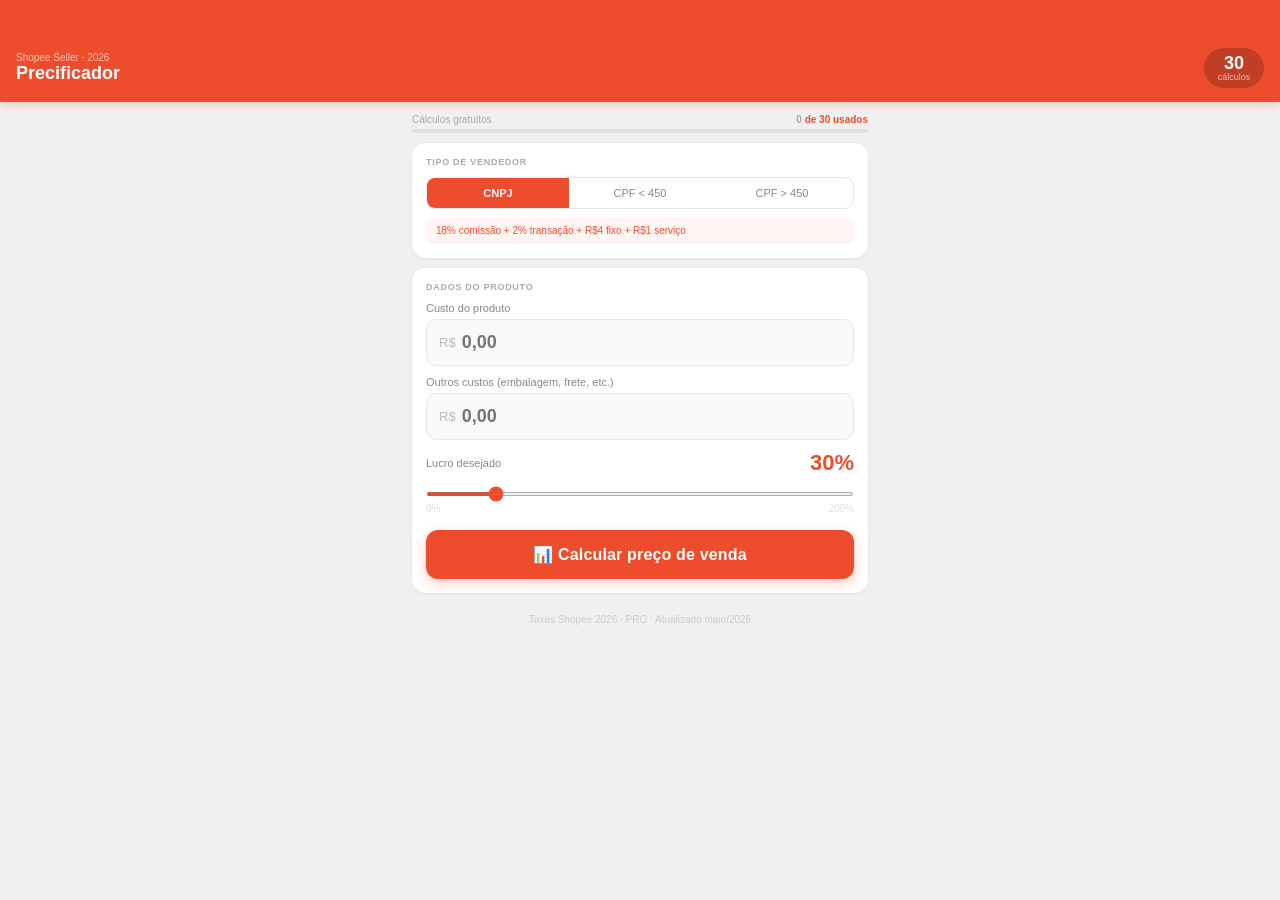
<file: index.html>
<!DOCTYPE html>
<html lang="pt-BR">
<head>
  <meta charset="UTF-8">
  <meta name="viewport" content="width=device-width, initial-scale=1.0, maximum-scale=1.0">
  <meta name="apple-mobile-web-app-capable" content="yes">
  <meta name="apple-mobile-web-app-status-bar-style" content="default">
  <meta name="apple-mobile-web-app-title" content="Precificador Shopee PRO">
  <meta name="mobile-web-app-capable" content="yes">
  <meta name="theme-color" content="#EE4D2D">
  <link rel="manifest" href="manifest.json">
  <link rel="apple-touch-icon" href="icons/apple-touch-icon.png">
  <title>Precificador Shopee 2026 PRO</title>
  <link rel="stylesheet" href="style.css">
</head>
<body>

<div class="header">
  <div class="header-left">
    <div class="sub">Shopee Seller · 2026</div>
    <div class="title">Precificador</div>
  </div>
  <div id="header-right">
    <div class="counter-badge" id="badge-contador">
      <div class="cn" id="counter-num">30</div>
      <div class="cl">cálculos</div>
    </div>
  </div>
</div>

<div class="content">

  <div id="wrap-progresso">
    <div class="progress-wrap">
      <div class="progress-label">
        <span>Cálculos gratuitos</span>
        <span class="pv"><span id="progress-used">0</span> de 30 usados</span>
      </div>
      <div class="progress-bar"><div class="progress-fill" id="progress-fill" style="width:0%"></div></div>
    </div>
  </div>

  <div class="card">
    <div class="card-title">Tipo de vendedor</div>
    <div class="seg">
      <button id="btn-cnpj" class="active" onclick="_st('cnpj')">CNPJ</button>
      <button id="btn-cpf0" onclick="_st('cpf0')">CPF &lt; 450</button>
      <button id="btn-cpf1" onclick="_st('cpf1')">CPF &gt; 450</button>
    </div>
    <div class="taxa-badge" id="taxa-info">18% comissão + 2% transação + R$4 fixo + R$1 serviço</div>
  </div>

  <div class="card">
    <div class="card-title">Dados do produto</div>
    <div class="field">
      <label>Custo do produto</label>
      <div class="iw"><span class="pre">R$</span>
        <input type="number" id="custo" placeholder="0,00" min="0" step="0.01" inputmode="decimal">
      </div>
    </div>
    <div class="field">
      <label>Outros custos (embalagem, frete, etc.)</label>
      <div class="iw"><span class="pre">R$</span>
        <input type="number" id="outros" placeholder="0,00" min="0" step="0.01" inputmode="decimal">
      </div>
    </div>
    <div class="field">
      <div class="range-row">
        <span class="range-label">Lucro desejado</span>
        <span class="range-value" id="margem-out">30%</span>
      </div>
      <input type="range" id="margem" min="0" max="200" value="30" step="1"
        oninput="document.getElementById('margem-out').textContent=this.value+'%'">
      <div class="range-limits"><span>0%</span><span>200%</span></div>
    </div>
    <button class="btn-calc" onclick="_calc()">📊 Calcular preço de venda</button>
  </div>

  <div class="alert" id="alert-box"></div>

  <div id="resultado" class="hidden">
    <div class="result-card">
      <div class="result-label">Preço sugerido de venda</div>
      <div class="result-price" id="r-preco">R$ 0,00</div>
      <div class="faixa-pill" id="r-faixa">faixa: —</div>
      <div class="rg">
        <div class="rm"><div class="rl">Você recebe líquido</div><div class="rv" id="r-liquido">R$ 0,00</div></div>
        <div class="rm"><div class="rl">Preço mínimo</div><div class="rv" id="r-minimo">R$ 0,00</div></div>
      </div>
    </div>
    <div class="metrics">
      <div class="metric"><div class="ml">Seu custo total</div><div class="mv" id="m-custo">R$ 0,00</div></div>
      <div class="metric"><div class="ml">Lucro líquido</div><div class="mv green" id="m-lucro">R$ 0,00</div></div>
      <div class="metric"><div class="ml">Shopee desconta</div><div class="mv red" id="m-taxas">R$ 0,00</div></div>
      <div class="metric"><div class="ml">% que a Shopee leva</div><div class="mv red" id="m-pct">0%</div></div>
    </div>
    <div class="extrato">
      <div class="extrato-header"><span>Extrato detalhado — igual aparece na Shopee</span></div>
      <div class="er section"><span class="el">Subtotal dos Produtos</span><span class="ev" id="e-venda">R$ 0,00</span></div>
      <div class="er section"><span class="el">Taxas e Encargos</span><span class="ev neg" id="e-total-taxas">− R$ 0,00</span></div>
      <div class="er sub-row"><span class="el">Taxa de comissão líquida</span><span class="ev neg" id="e-comissao">− R$ 0,00</span></div>
      <div class="er sub-row"><span class="el">Taxa de transação (2%)</span><span class="ev neg" id="e-transacao">− R$ 0,00</span></div>
      <div class="er sub-row"><span class="el">Taxa fixa por item</span><span class="ev neg" id="e-fixo">− R$ 4,00</span></div>
      <div class="er sub-row"><span class="el">Taxa de serviço adicional</span><span class="ev neg" id="e-servico">− R$ 1,00</span></div>
      <div class="er sub-row" id="row-cpf" style="display:none"><span class="el">Taxa adicional CPF (R$3)</span><span class="ev neg">− R$ 3,00</span></div>
      <div class="er section"><span class="el">Seu custo total</span><span class="ev neg" id="e-custo">− R$ 0,00</span></div>
      <div class="er total"><span class="el">Lucro líquido</span><span class="ev pos" id="e-lucro">R$ 0,00</span></div>
    </div>
  </div>

  <div class="footer"><span>Taxas Shopee 2026 · PRO · Atualizado maio/2026</span></div>
</div>

<!-- ======= BLOQUEIO DE LIMITE ======= -->
<div class="overlay bloqueio" id="bloqueio">
  <div class="lock-icon">🔒</div>
  <div class="lock-title">Seus 30 cálculos<br>gratuitos acabaram</div>
  <div class="lock-sub">Desbloqueie o acesso PRO para calcular sem limites e ter sempre as taxas atualizadas.</div>
  <div class="beneficios">
    <div class="bt">Acesso PRO inclui</div>
    <div class="beneficio">Cálculos ilimitados para sempre</div>
    <div class="beneficio">Extrato igual ao painel da Shopee</div>
    <div class="beneficio">Todas as faixas CNPJ e CPF 2026</div>
    <div class="beneficio">Preço mínimo e lucro real</div>
    <div class="beneficio">Atualizações de taxas inclusas</div>
  </div>
  <button class="btn-comprar" onclick="_abrirCompra()">🛒 Quero acesso PRO</button>
  <button class="btn-secondary" onclick="_abrirSenha()">🔑 Já comprei — tenho uma senha</button>
</div>

<!-- ======= TELA DE SENHA ======= -->
<div class="overlay senha-tela" id="tela-senha">
  <div style="font-size:48px;margin-bottom:14px">🔑</div>
  <div class="senha-titulo">Ativar acesso PRO</div>
  <div class="senha-sub">Digite a senha que você recebeu por e-mail após a compra</div>
  <div class="senha-input-wrap">
    <input type="text" id="campo-senha" placeholder="XXXX-XXXX" maxlength="20"
      autocomplete="off" autocorrect="off" autocapitalize="characters" spellcheck="false"
      oninput="this.value=this.value.toUpperCase()" onkeydown="if(event.key==='Enter')_ativarSenha()">
  </div>
  <div class="senha-erro" id="senha-erro">❌ Senha inválida. Verifique e tente novamente.</div>
  <button class="btn-ativar" onclick="_ativarSenha()">✅ Ativar agora</button>
  <button class="btn-secondary" onclick="_abrirCompra()">🛒 Ainda não comprei</button>
  <button class="btn-voltar" onclick="_fecharSenha()">← Voltar</button>
</div>

<!-- ======= TELA DE SUCESSO ======= -->
<div class="overlay sucesso-tela" id="tela-sucesso">

  <div class="sucesso-icon">🎉</div>

  <div class="sucesso-titulo">
    Acesso PRO ativado!
  </div>

  <div class="sucesso-sub">
    Parabéns! Agora você tem cálculos ilimitados
    no Precificador Shopee PRO.
  </div>

  <div style="
    background:#f5f5f5;
    padding:14px;
    border-radius:14px;
    margin:20px 0;
    font-size:22px;
    font-weight:bold;
    color:#ff5722;
    text-align:center;
    width:100%;
    max-width:320px;
  ">
    🔑 Senha: SHOP-2026
  </div>

  <button class="btn-comecar" onclick="_fecharSucesso()">
    🚀 Começar a usar
  </button>

</div>
<script>
if ('serviceWorker' in navigator) {
  window.addEventListener('load', function() {
    navigator.serviceWorker.register('./sw.js').catch(function(){});
  });
}
</script>
<script src="config.js"></script>
<script src="auth.js"></script>
<script src="app.js"></script>
</body>
</html>
</file>
<file: style.css>
*{box-sizing:border-box;margin:0;padding:0;-webkit-tap-highlight-color:transparent}
    body{font-family:-apple-system,BlinkMacSystemFont,'Segoe UI',sans-serif;background:#f0f0f0;min-height:100vh}
    .header{background:#EE4D2D;padding:48px 16px 14px;position:sticky;top:0;z-index:10;box-shadow:0 2px 8px rgba(238,77,45,.3);display:flex;justify-content:space-between;align-items:center}
    .header-left .sub{font-size:10px;color:rgba(255,255,255,.65)}
    .header-left .title{font-size:18px;font-weight:700;color:#fff}
    .counter-badge{background:rgba(0,0,0,.2);border-radius:20px;padding:6px 12px;text-align:center;min-width:60px}
    .counter-badge .cn{font-size:18px;font-weight:700;color:#fff;line-height:1}
    .counter-badge .cl{font-size:9px;color:rgba(255,255,255,.65)}
    .content{padding:12px 12px 80px;max-width:480px;margin:0 auto}
    .progress-wrap{margin-bottom:10px}
    .progress-label{display:flex;justify-content:space-between;margin-bottom:4px}
    .progress-label span{font-size:10px;color:#aaa}
    .progress-label .pv{color:#EE4D2D;font-weight:600}
    .progress-bar{background:#e0e0e0;border-radius:4px;height:4px;overflow:hidden}
    .progress-fill{height:100%;background:#EE4D2D;border-radius:4px;transition:width .4s}
    .card{background:#fff;border-radius:14px;padding:14px;margin-bottom:10px;box-shadow:0 1px 4px rgba(0,0,0,.06)}
    .card-title{font-size:9px;font-weight:600;color:#aaa;text-transform:uppercase;letter-spacing:.08em;margin-bottom:10px}
    .seg{display:flex;border:1px solid #e8e8e8;border-radius:9px;overflow:hidden}
    .seg button{flex:1;border:none;padding:9px 4px;font-size:11px;cursor:pointer;background:transparent;color:#888;transition:all .15s}
    .seg button.active{background:#EE4D2D;color:#fff;font-weight:600}
    .taxa-badge{margin-top:8px;font-size:10px;color:#EE4D2D;background:#fff5f3;border-radius:7px;padding:6px 10px;line-height:1.5}
    .field{margin-bottom:10px}
    .field:last-child{margin-bottom:0}
    .field label{font-size:11px;color:#888;display:block;margin-bottom:5px}
    .iw{display:flex;align-items:center;background:#f9f9f9;border:1.5px solid #e8e8e8;border-radius:10px;padding:0 12px;transition:border-color .15s}
    .iw:focus-within{border-color:#EE4D2D;background:#fff}
    .iw .pre{font-size:13px;color:#bbb;margin-right:6px}
    .iw input{border:none;background:transparent;font-size:18px;font-weight:600;color:#1a1a1a;width:100%;padding:12px 0;outline:none}
    .range-row{display:flex;justify-content:space-between;align-items:center;margin-bottom:6px}
    .range-label{font-size:11px;color:#888}
    .range-value{font-size:22px;font-weight:700;color:#EE4D2D}
    input[type=range]{width:100%;accent-color:#EE4D2D;height:4px;cursor:pointer}
    .range-limits{display:flex;justify-content:space-between;margin-top:3px}
    .range-limits span{font-size:10px;color:#ddd}
    .btn-calc{width:100%;background:#EE4D2D;color:#fff;border:none;border-radius:12px;padding:15px;font-size:16px;font-weight:700;cursor:pointer;margin-top:6px;box-shadow:0 4px 12px rgba(238,77,45,.3);transition:opacity .15s;letter-spacing:.01em}
    .btn-calc:active{opacity:.85}
    .alert{font-size:12px;padding:10px 12px;border-radius:9px;margin-bottom:10px;display:none;line-height:1.5}
    .alert.danger{background:#fff0f0;color:#cc2200;border-left:3px solid #cc2200}
    .alert.warn{background:#fffbf0;color:#996600;border-left:3px solid #f0b800}
    .result-card{background:#EE4D2D;border-radius:14px;padding:16px;margin-bottom:10px;box-shadow:0 4px 12px rgba(238,77,45,.25)}
    .result-label{font-size:11px;color:rgba(255,255,255,.7);margin-bottom:2px}
    .result-price{font-size:42px;font-weight:700;color:#fff;margin-bottom:4px;letter-spacing:-1.5px}
    .faixa-pill{display:inline-block;font-size:10px;color:#fff;background:rgba(0,0,0,.2);border-radius:20px;padding:3px 10px;margin-bottom:12px}
    .rg{display:grid;grid-template-columns:1fr 1fr;gap:8px}
    .rm{background:rgba(0,0,0,.15);border-radius:10px;padding:10px 12px}
    .rm .rl{font-size:10px;color:rgba(255,255,255,.65);margin-bottom:2px}
    .rm .rv{font-size:16px;font-weight:700;color:#fff}
    .metrics{display:grid;grid-template-columns:1fr 1fr;gap:8px;margin-bottom:10px}
    .metric{background:#fff;border-radius:11px;padding:10px 12px;box-shadow:0 1px 4px rgba(0,0,0,.06)}
    .metric .ml{font-size:10px;color:#aaa;margin-bottom:3px}
    .metric .mv{font-size:15px;font-weight:700;color:#1a1a1a}
    .metric .mv.red{color:#cc3300}
    .metric .mv.green{color:#1a7a40}
    .extrato{background:#fff;border-radius:14px;margin-bottom:10px;box-shadow:0 1px 4px rgba(0,0,0,.06);overflow:hidden}
    .extrato-header{background:#f9f9f9;padding:10px 14px;border-bottom:1px solid #f0f0f0}
    .extrato-header span{font-size:9px;font-weight:600;color:#aaa;text-transform:uppercase;letter-spacing:.08em}
    .er{display:flex;justify-content:space-between;align-items:center;padding:9px 14px;border-bottom:1px solid #f7f7f7}
    .er:last-child{border-bottom:none}
    .er.section{background:#fafafa}
    .er.section .el{font-weight:600;color:#1a1a1a;font-size:12px}
    .er.total{background:#fff8f7;border-top:2px solid #f0f0f0}
    .er.total .el{font-weight:700;color:#1a1a1a;font-size:13px}
    .er.total .ev{font-weight:700;font-size:16px}
    .er .el{font-size:11px;color:#888}
    .er .ev{font-size:11px;color:#1a1a1a;font-weight:500}
    .er .ev.neg{color:#cc3300}
    .er .ev.pos{color:#1a7a40}
    .sub-row{padding-left:28px!important;background:#fefefe}
    .sub-row .el{font-size:10px;color:#bbb}
    .sub-row .ev{font-size:10px;color:#cc3300}
    /* PRO badge na barra */
    .pro-badge{background:linear-gradient(135deg,#FFD700,#FFA500);border-radius:20px;padding:4px 10px;font-size:10px;font-weight:800;color:#7a3a00;letter-spacing:.04em}
    /* Telas de overlay */
    .overlay{display:none;position:fixed;top:0;left:0;right:0;bottom:0;z-index:200;flex-direction:column;align-items:center;justify-content:center;padding:28px 20px;text-align:center}
    .overlay.show{display:flex}
    /* Bloqueio de limite */
    .bloqueio{background:rgba(255,255,255,.98)}
    .lock-icon{font-size:56px;margin-bottom:16px}
    .lock-title{font-size:24px;font-weight:700;color:#1a1a1a;margin-bottom:10px;line-height:1.2}
    .lock-sub{font-size:14px;color:#888;line-height:1.6;margin-bottom:24px;max-width:300px}
    .beneficios{background:#fff5f3;border-radius:14px;padding:16px;margin-bottom:20px;text-align:left;width:100%;max-width:320px}
    .beneficios .bt{font-size:11px;font-weight:700;color:#EE4D2D;text-transform:uppercase;letter-spacing:.06em;margin-bottom:10px}
    .beneficio{font-size:13px;color:#1a1a1a;padding:4px 0}
    .beneficio::before{content:"✓ ";color:#EE4D2D;font-weight:700}
    .btn-comprar{background:#EE4D2D;color:#fff;border:none;border-radius:14px;padding:16px;font-size:16px;font-weight:700;cursor:pointer;width:100%;max-width:320px;box-shadow:0 4px 16px rgba(238,77,45,.35);margin-bottom:10px}
    .btn-secondary{background:transparent;color:#EE4D2D;border:1.5px solid #EE4D2D;border-radius:14px;padding:13px;font-size:14px;font-weight:600;cursor:pointer;width:100%;max-width:320px;margin-bottom:8px}
    /* Tela de senha */
    .senha-tela{background:rgba(255,255,255,.99)}
    .senha-titulo{font-size:22px;font-weight:700;color:#1a1a1a;margin-bottom:8px}
    .senha-sub{font-size:13px;color:#888;margin-bottom:24px;max-width:280px;line-height:1.5}
    .senha-input-wrap{display:flex;align-items:center;background:#f5f5f5;border:2px solid #e0e0e0;border-radius:12px;padding:0 16px;width:100%;max-width:320px;margin-bottom:12px;transition:border-color .2s}
    .senha-input-wrap:focus-within{border-color:#EE4D2D;background:#fff}
    .senha-input-wrap input{border:none;background:transparent;font-size:20px;font-weight:700;letter-spacing:4px;color:#1a1a1a;width:100%;padding:14px 0;outline:none;text-align:center}
    .senha-erro{font-size:12px;color:#cc2200;background:#fff0f0;border-radius:8px;padding:8px 12px;width:100%;max-width:320px;margin-bottom:12px;display:none;text-align:center}
    .btn-ativar{background:#EE4D2D;color:#fff;border:none;border-radius:14px;padding:15px;font-size:15px;font-weight:700;cursor:pointer;width:100%;max-width:320px;box-shadow:0 4px 14px rgba(238,77,45,.3);margin-bottom:10px}
    .btn-voltar{background:transparent;color:#aaa;border:none;font-size:13px;cursor:pointer;padding:8px;text-decoration:underline}
    /* Tela de sucesso */
    .sucesso-tela{background:rgba(255,255,255,.99)}
    .sucesso-icon{font-size:64px;margin-bottom:16px;animation:pop .4s ease}
    @keyframes pop{0%{transform:scale(0)}80%{transform:scale(1.2)}100%{transform:scale(1)}}
    .sucesso-titulo{font-size:24px;font-weight:700;color:#1a7a40;margin-bottom:10px}
    .sucesso-sub{font-size:14px;color:#888;line-height:1.6;margin-bottom:24px;max-width:280px}
    .btn-comecar{background:#1a7a40;color:#fff;border:none;border-radius:14px;padding:16px;font-size:16px;font-weight:700;cursor:pointer;width:100%;max-width:320px;box-shadow:0 4px 14px rgba(26,122,64,.3)}
    .hidden{display:none!important}
    .footer{text-align:center;padding:6px 0 4px}
    .footer span{font-size:10px;color:#ccc}
    /* instrucoes apos compra */
    .instrucoes{background:#f0f7ff;border-radius:14px;padding:14px 16px;margin-bottom:20px;text-align:left;width:100%;max-width:320px;border-left:3px solid #4a90d9}
    .instrucoes .it{font-size:11px;font-weight:700;color:#1a5fa0;margin-bottom:8px;text-transform:uppercase;letter-spacing:.05em}
    .instrucoes .ip{font-size:12px;color:#444;line-height:1.7}
    .instrucoes .ip span{font-weight:700;color:#EE4D2D}
</file>
